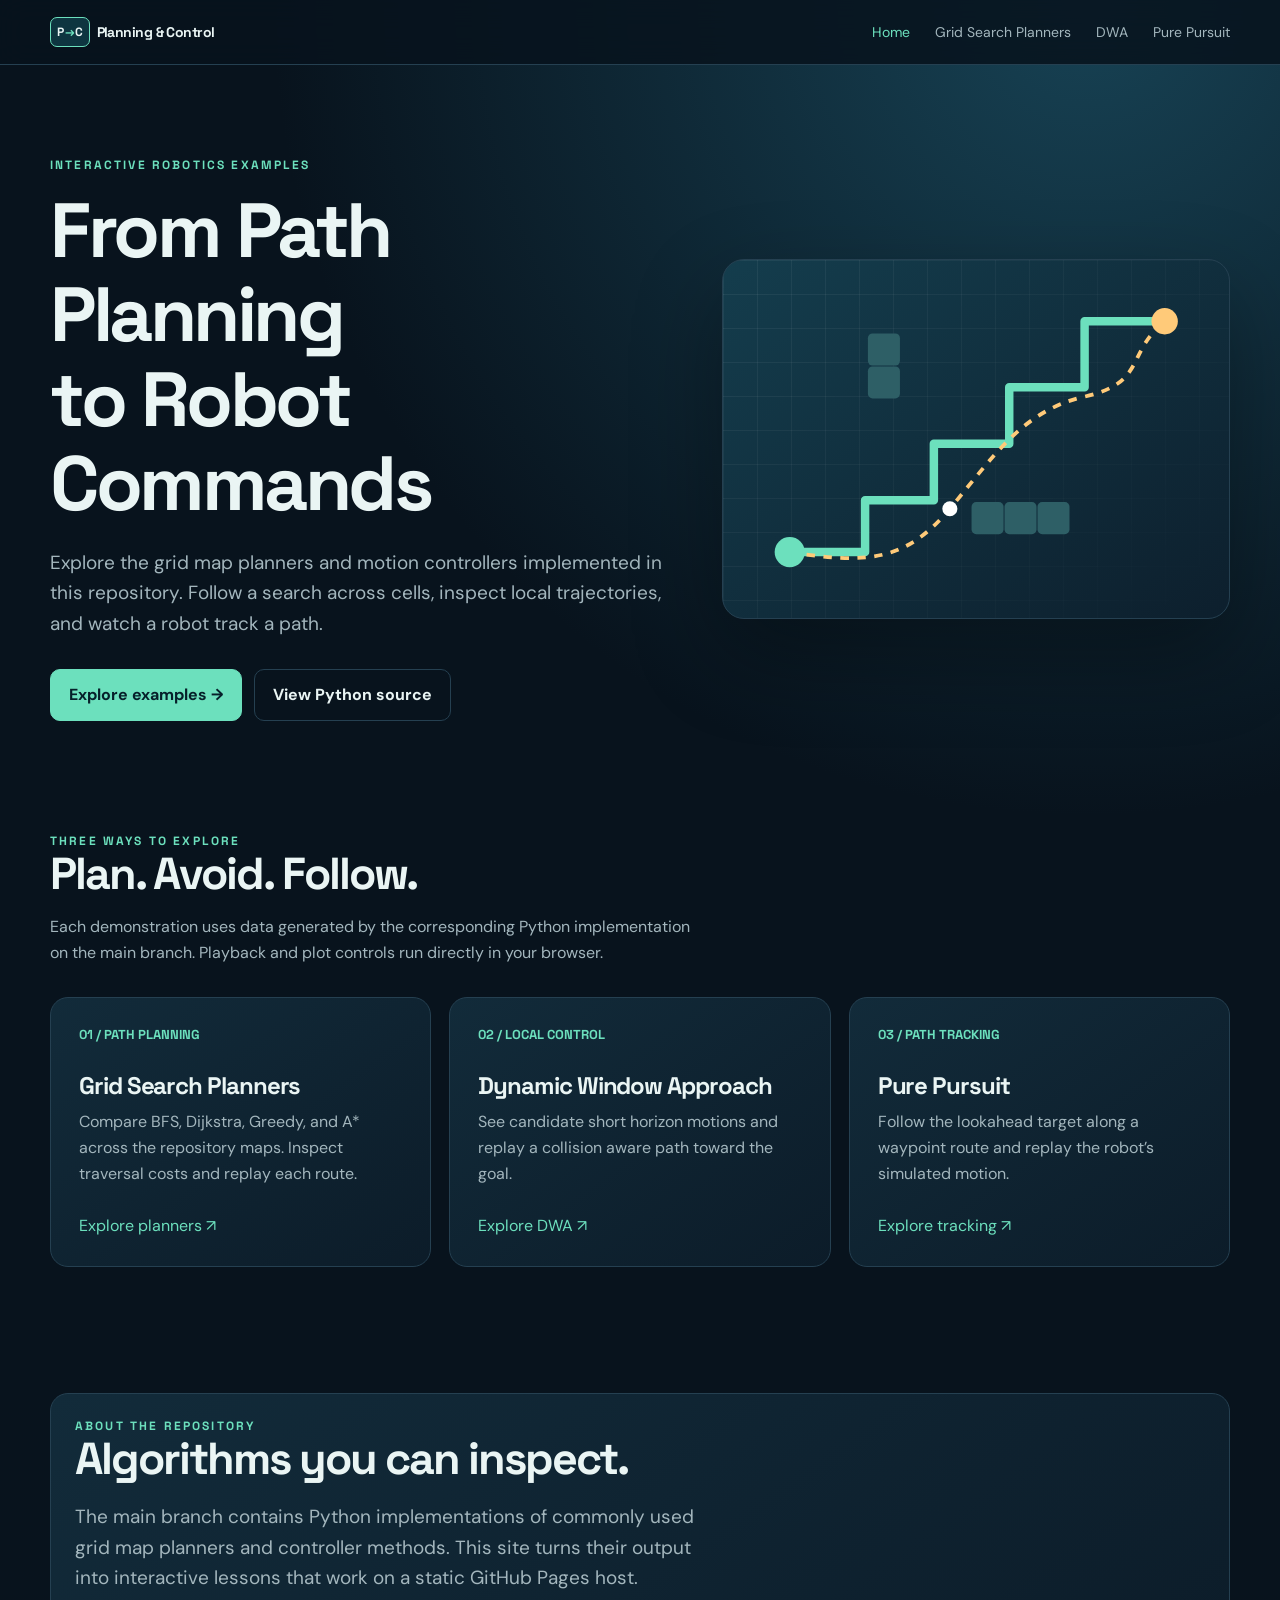
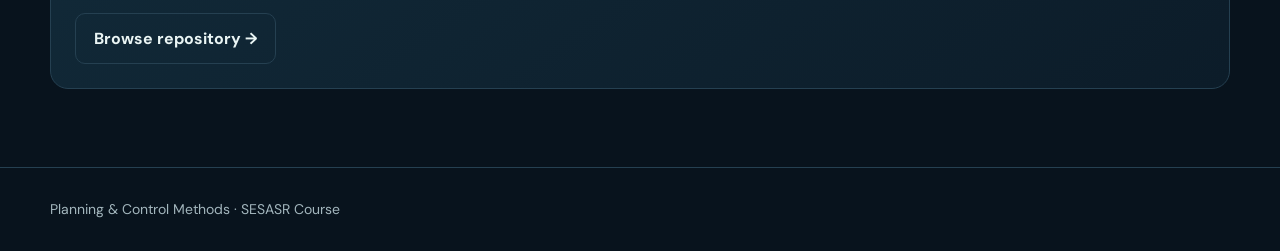
<file: index.html>
<!doctype html><html lang="en"><head><meta charset="utf-8"><meta name="viewport" content="width=device-width,initial-scale=1"><meta name="theme-color" content="#08131d"><title>Planning & Control Methods</title><link rel="stylesheet" href="assets/style.css"></head><body>
<header><div class="wrap topbar"><a class="brand" href="index.html"><span class="brand-mark" aria-hidden="true">P<span class="brand-route">→</span>C</span><span class="brand-text">Planning &amp; Control</span></a><nav aria-label="Main navigation"><a href="index.html" aria-current="page">Home</a><a href="grid-search.html">Grid Search Planners</a><a href="dwa.html">DWA</a><a href="pure-pursuit.html">Pure Pursuit</a></nav></div></header>
<main><section class="wrap hero"><div><div class="eyebrow">Interactive robotics examples</div><h1>From Path Planning<br>to Robot Commands</h1><p class="lead">Explore the grid map planners and motion controllers implemented in this repository. Follow a search across cells, inspect local trajectories, and watch a robot track a path.</p><div class="actions"><a class="button" href="grid-search.html">Explore examples →</a><a class="button secondary" href="https://github.com/SESASR-Course/planning_control_methods/tree/main">View Python source</a></div></div><div class="hero-art" role="img" aria-label="Illustrated grid route and robot trajectory"><svg viewBox="0 0 500 380" fill="none" xmlns="http://www.w3.org/2000/svg"><path d="M52 310H132V255H205V195H285V135H365V65H450" stroke="#6ce0bd" stroke-width="9" stroke-linecap="round" stroke-linejoin="round"/><path d="M52 310C135 323 175 320 222 264S299 160 365 145 408 100 450 65" stroke="#ffca79" stroke-width="4" stroke-dasharray="9 9"/><g fill="#2e5f66"><rect x="135" y="78" width="34" height="34" rx="5"/><rect x="135" y="113" width="34" height="34" rx="5"/><rect x="245" y="257" width="34" height="34" rx="5"/><rect x="280" y="257" width="34" height="34" rx="5"/><rect x="315" y="257" width="34" height="34" rx="5"/></g><circle cx="52" cy="310" r="16" fill="#6ce0bd"/><circle cx="450" cy="65" r="14" fill="#ffca79"/><circle cx="222" cy="264" r="8" fill="#fff"/></svg></div></section>
<section class="wrap section"><div class="eyebrow">Three ways to explore</div><h2>Plan. Avoid. Follow.</h2><p class="section-intro">Each demonstration uses data generated by the corresponding Python implementation on the main branch. Playback and plot controls run directly in your browser.</p><div class="cards"><a class="card" href="grid-search.html"><div class="number">01 / PATH PLANNING</div><h3>Grid Search Planners</h3><p>Compare BFS, Dijkstra, Greedy, and A* across the repository maps. Inspect traversal costs and replay each route.</p><div class="arrow">Explore planners ↗</div></a><a class="card" href="dwa.html"><div class="number">02 / LOCAL CONTROL</div><h3>Dynamic Window Approach</h3><p>See candidate short horizon motions and replay a collision aware path toward the goal.</p><div class="arrow">Explore DWA ↗</div></a><a class="card" href="pure-pursuit.html"><div class="number">03 / PATH TRACKING</div><h3>Pure Pursuit</h3><p>Follow the lookahead target along a waypoint route and replay the robot’s simulated motion.</p><div class="arrow">Explore tracking ↗</div></a></div></section>
<section class="wrap section"><div class="panel"><div class="eyebrow">About the repository</div><h2>Algorithms you can inspect.</h2><p class="lead">The main branch contains Python implementations of commonly used grid map planners and controller methods. This site turns their output into interactive lessons that work on a static GitHub Pages host.</p><a class="button secondary" href="https://github.com/SESASR-Course/planning_control_methods">Browse repository →</a></div></section></main><footer><div class="wrap"><span>Planning & Control Methods · SESASR Course</span></div></footer></body></html>
</file>
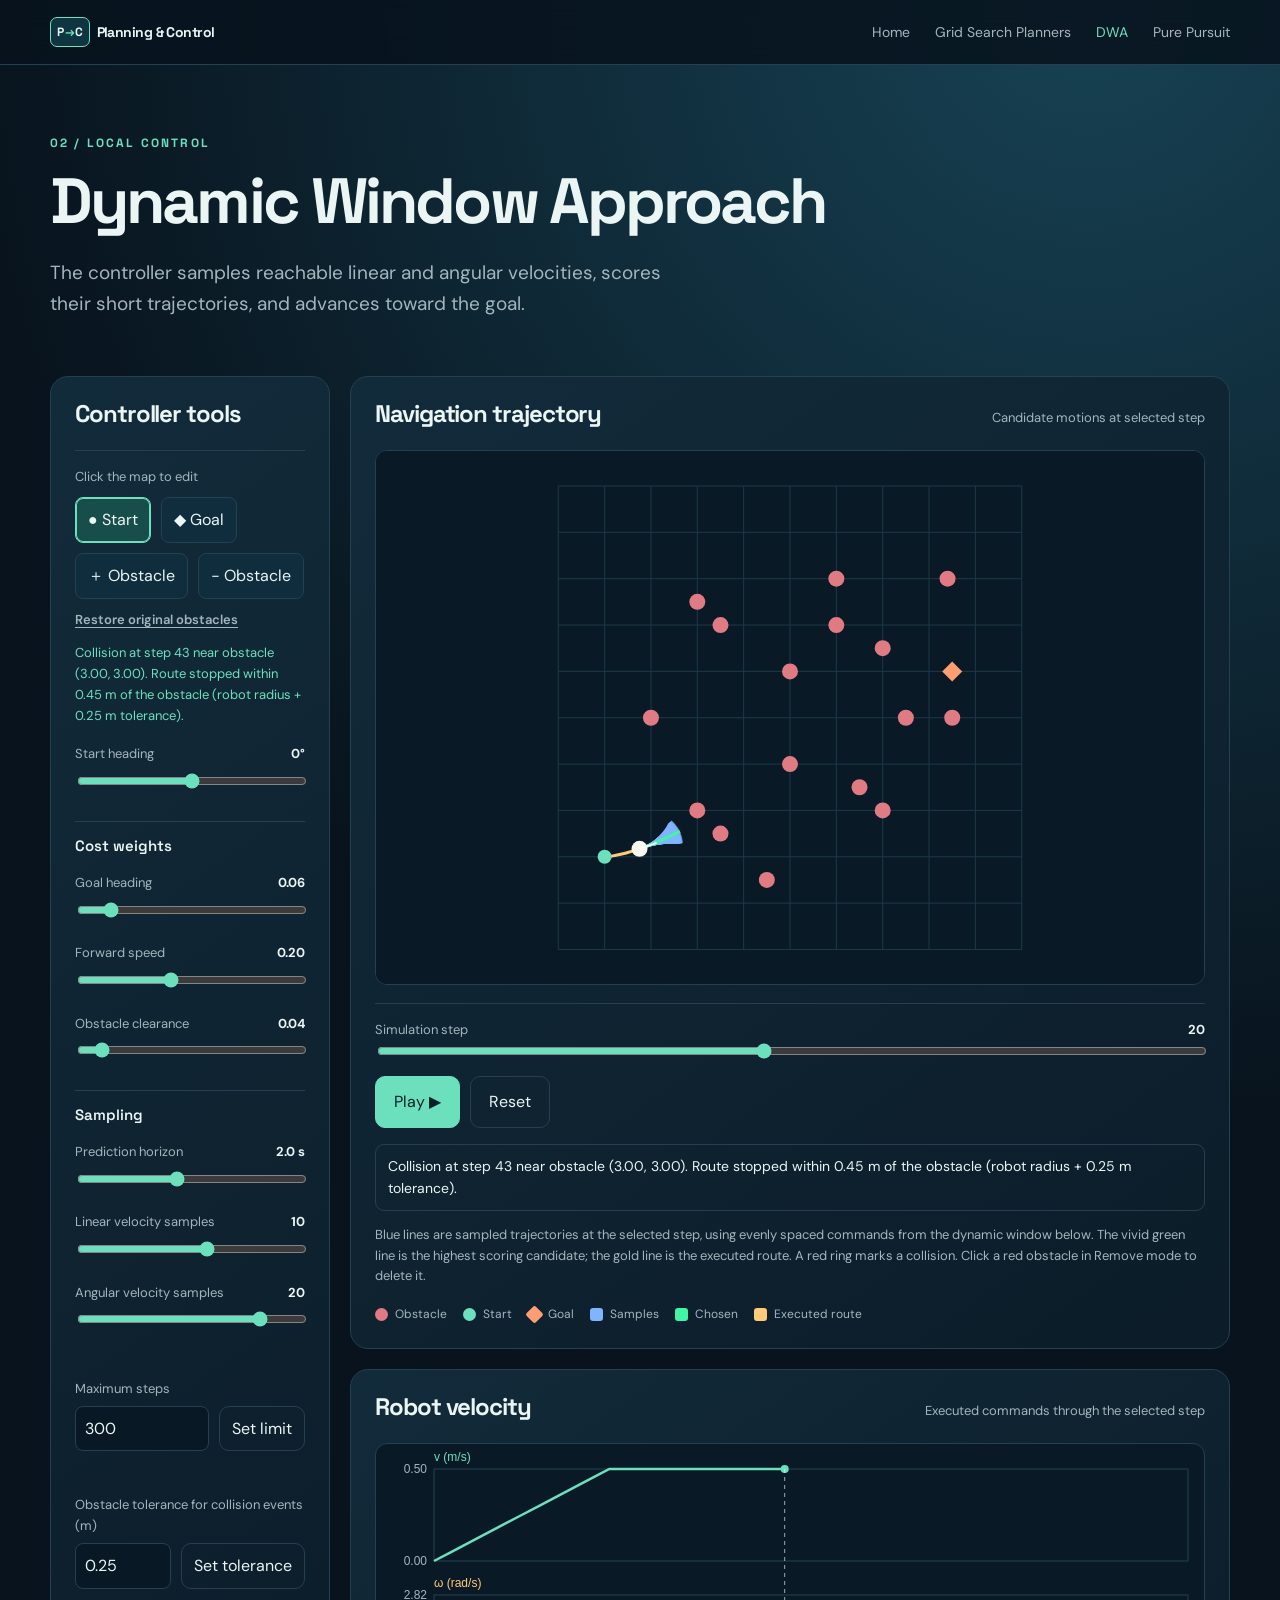
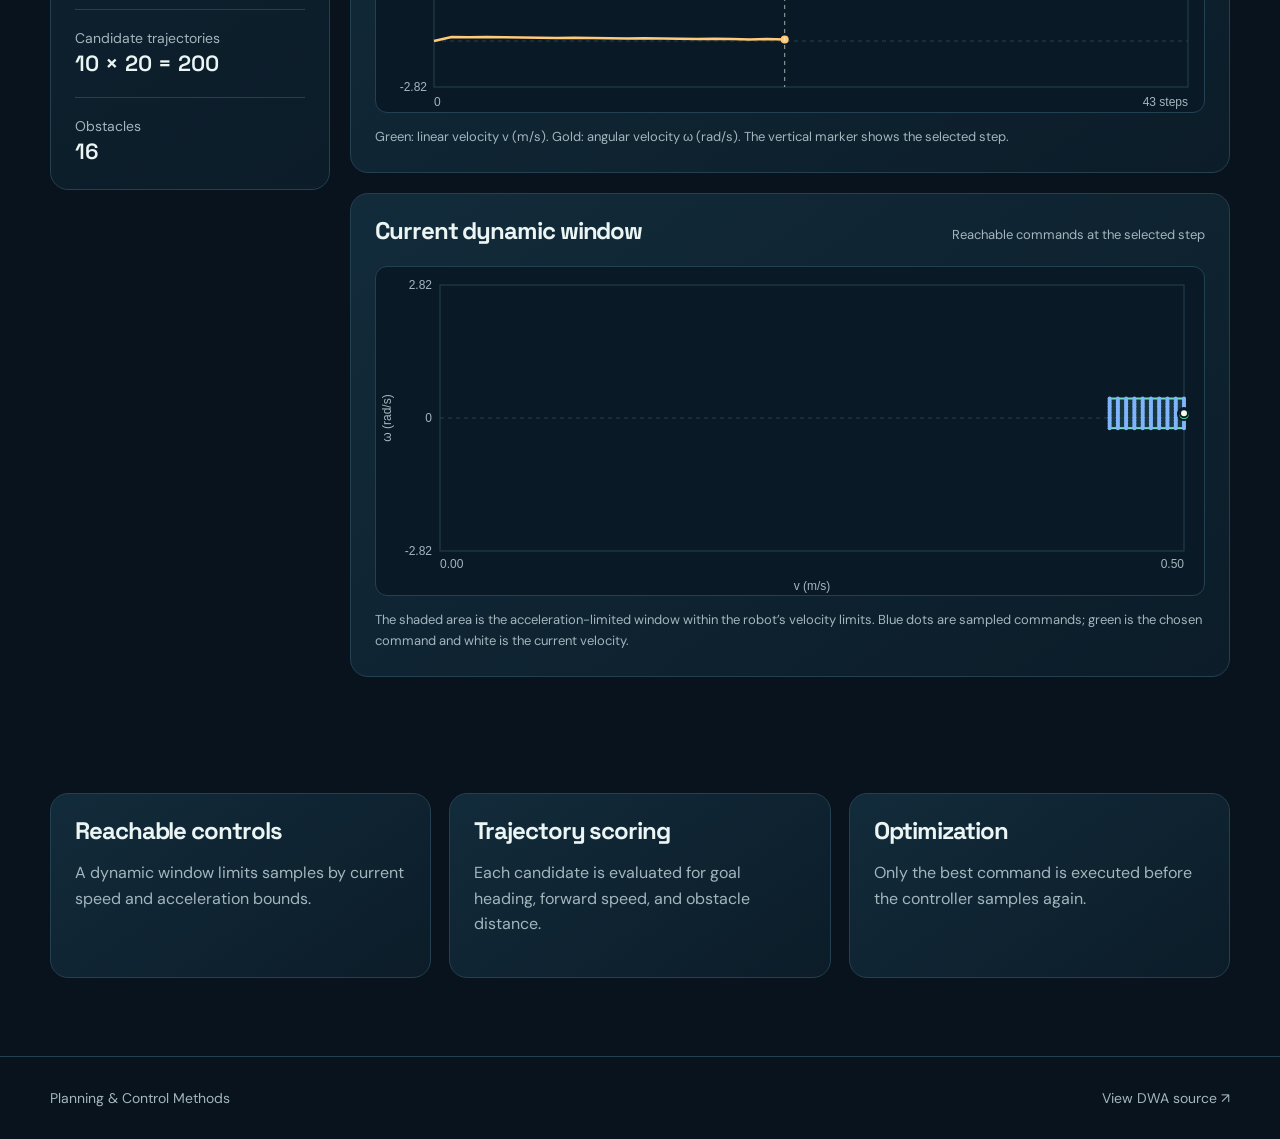
<file: dwa.html>
<!doctype html><html lang="en"><head><meta charset="utf-8"><meta name="viewport" content="width=device-width,initial-scale=1"><title>DWA · Planning & Control Methods</title><link rel="stylesheet" href="assets/style.css"></head><body data-demo="dwa"><header><div class="wrap topbar"><a class="brand" href="index.html"><span class="brand-mark" aria-hidden="true">P<span class="brand-route">→</span>C</span><span class="brand-text">Planning &amp; Control</span></a><nav aria-label="Main navigation"><a href="index.html">Home</a><a href="grid-search.html">Grid Search Planners</a><a href="dwa.html" aria-current="page">DWA</a><a href="pure-pursuit.html">Pure Pursuit</a></nav></div></header><main><section class="wrap subhero"><div class="eyebrow">02 / Local control</div><h1>Dynamic Window Approach</h1><p class="lead">The controller samples reachable linear and angular velocities, scores their short trajectories, and advances toward the goal.</p></section><section class="wrap demo">
<aside class="panel controls"><h3>Controller tools</h3>
<div class="point-picker" role="group" aria-label="Choose map editing mode"><span>Click the map to edit</span><div class="control-row"><button id="set-start" class="pick-button active" type="button" aria-pressed="true">● Start</button><button id="set-goal" class="pick-button" type="button" aria-pressed="false">◆ Goal</button><button id="add-obstacle" class="pick-button obstacle" type="button" aria-pressed="false">＋ Obstacle</button><button id="remove-obstacle" class="pick-button obstacle" type="button" aria-pressed="false">− Obstacle</button></div><button id="restore-obstacles" class="text-button" type="button">Restore original obstacles</button></div>
<p id="dwa-status" class="interaction-status" role="status">Select a point, then click a clear location.</p>
<label for="heading">Start heading <output id="heading-value" for="heading">0°</output></label><input id="heading" type="range" min="-180" max="180" step="5" value="0">
<h4>Cost weights</h4><label for="weight-heading">Goal heading <output id="weight-heading-value" for="weight-heading">0.06</output></label><input id="weight-heading" type="range" min="0" max="0.5" step="0.01" value="0.06">
<label for="weight-velocity">Forward speed <output id="weight-velocity-value" for="weight-velocity">0.20</output></label><input id="weight-velocity" type="range" min="0" max="0.5" step="0.01" value="0.20">
<label for="weight-obstacle">Obstacle clearance <output id="weight-obstacle-value" for="weight-obstacle">0.04</output></label><input id="weight-obstacle" type="range" min="0" max="0.5" step="0.01" value="0.04">
<h4>Sampling</h4><label for="sim-time">Prediction horizon <output id="sim-time-value" for="sim-time">2.0 s</output></label><input id="sim-time" type="range" min="0.5" max="4" step="0.5" value="2">
<label for="v-samples">Linear velocity samples <output id="v-samples-value" for="v-samples">10</output></label><input id="v-samples" type="range" min="2" max="16" step="1" value="10">
<label for="w-samples">Angular velocity samples <output id="w-samples-value" for="w-samples">20</output></label><input id="w-samples" type="range" min="2" max="24" step="1" value="20">
<form id="step-limit-form" class="parameter-form"><label for="max-steps">Maximum steps</label><div class="control-row"><input id="max-steps" type="number" min="1" max="1000" step="1" value="300" required><button class="button secondary" type="submit">Set limit</button></div></form>
<form id="obstacle-tolerance-form" class="parameter-form"><label for="obstacle-tolerance">Obstacle tolerance for collision events (m)</label><div class="control-row"><input id="obstacle-tolerance" type="number" min="0" max="2" step="0.01" value="0.25" required><button class="button secondary" type="submit">Set tolerance</button></div></form>
<div class="metric">Candidate trajectories<strong id="candidate-count">—</strong></div><div class="metric">Obstacles<strong id="obstacle-count">—</strong></div></aside>
<div class="dwa-plots"><div class="panel"><div class="plot-header"><h3>Navigation trajectory</h3><p>Candidate motions at selected step</p></div><div class="canvas-wrap"><canvas id="plot" aria-label="Clickable DWA map with robot path, obstacles, candidates, and chosen trajectory" role="img"></canvas></div>
<div class="playback-controls"><label for="progress">Simulation step <output id="step-value" for="progress">20</output></label><input id="progress" type="range" min="0" value="20"><div class="control-row"><button id="play" class="button" type="button">Play ▶</button><button id="reset" class="button secondary" type="button">Reset</button></div></div>
<p id="dwa-event" class="dwa-event" role="status" aria-live="polite">Calculating route…</p>
<p class="caption">Blue lines are sampled trajectories at the selected step, using evenly spaced commands from the dynamic window below. The vivid green line is the highest scoring candidate; the gold line is the executed route. A red ring marks a collision. Click a red obstacle in Remove mode to delete it.</p>
<div class="plot-legend" aria-label="DWA plot legend"><span><i class="swatch dwa-obstacle"></i>Obstacle</span><span><i class="swatch start"></i>Start</span><span><i class="swatch goal"></i>Goal</span><span><i class="swatch candidate"></i>Samples</span><span><i class="swatch chosen"></i>Chosen</span><span><i class="swatch route"></i>Executed route</span></div></div>
<div class="panel"><div class="plot-header"><h3>Robot velocity</h3><p>Executed commands through the selected step</p></div><div class="dwa-chart-wrap"><canvas id="velocity-plot" role="img" aria-label="History of linear velocity in meters per second and angular velocity in radians per second"></canvas></div><p class="caption">Green: linear velocity v (m/s). Gold: angular velocity ω (rad/s). The vertical marker shows the selected step.</p></div>
<div class="panel"><div class="plot-header"><h3>Current dynamic window</h3><p>Reachable commands at the selected step</p></div><div class="dwa-chart-wrap dwa-window-wrap"><canvas id="window-plot" role="img" aria-label="Linear versus angular velocity: reachable dynamic window, sampled commands, current velocity, and chosen command"></canvas></div><p class="caption">The shaded area is the acceleration-limited window within the robot’s velocity limits. Blue dots are sampled commands; green is the chosen command and white is the current velocity.</p></div></div></section><section class="wrap section"><div class="info-grid"><div class="panel"><h3>Reachable controls</h3><p>A dynamic window limits samples by current speed and acceleration bounds.</p></div><div class="panel"><h3>Trajectory scoring</h3><p>Each candidate is evaluated for goal heading, forward speed, and obstacle distance.</p></div><div class="panel"><h3>Optimization</h3><p>Only the best command is executed before the controller samples again.</p></div></div></section></main><footer><div class="wrap"><span>Planning & Control Methods</span><a href="https://github.com/SESASR-Course/planning_control_methods/tree/main/Controllers/DWA">View DWA source ↗</a></div></footer><script src="assets/dwa-model.js" defer></script><script src="assets/demo.js" defer></script></body></html>
</file>
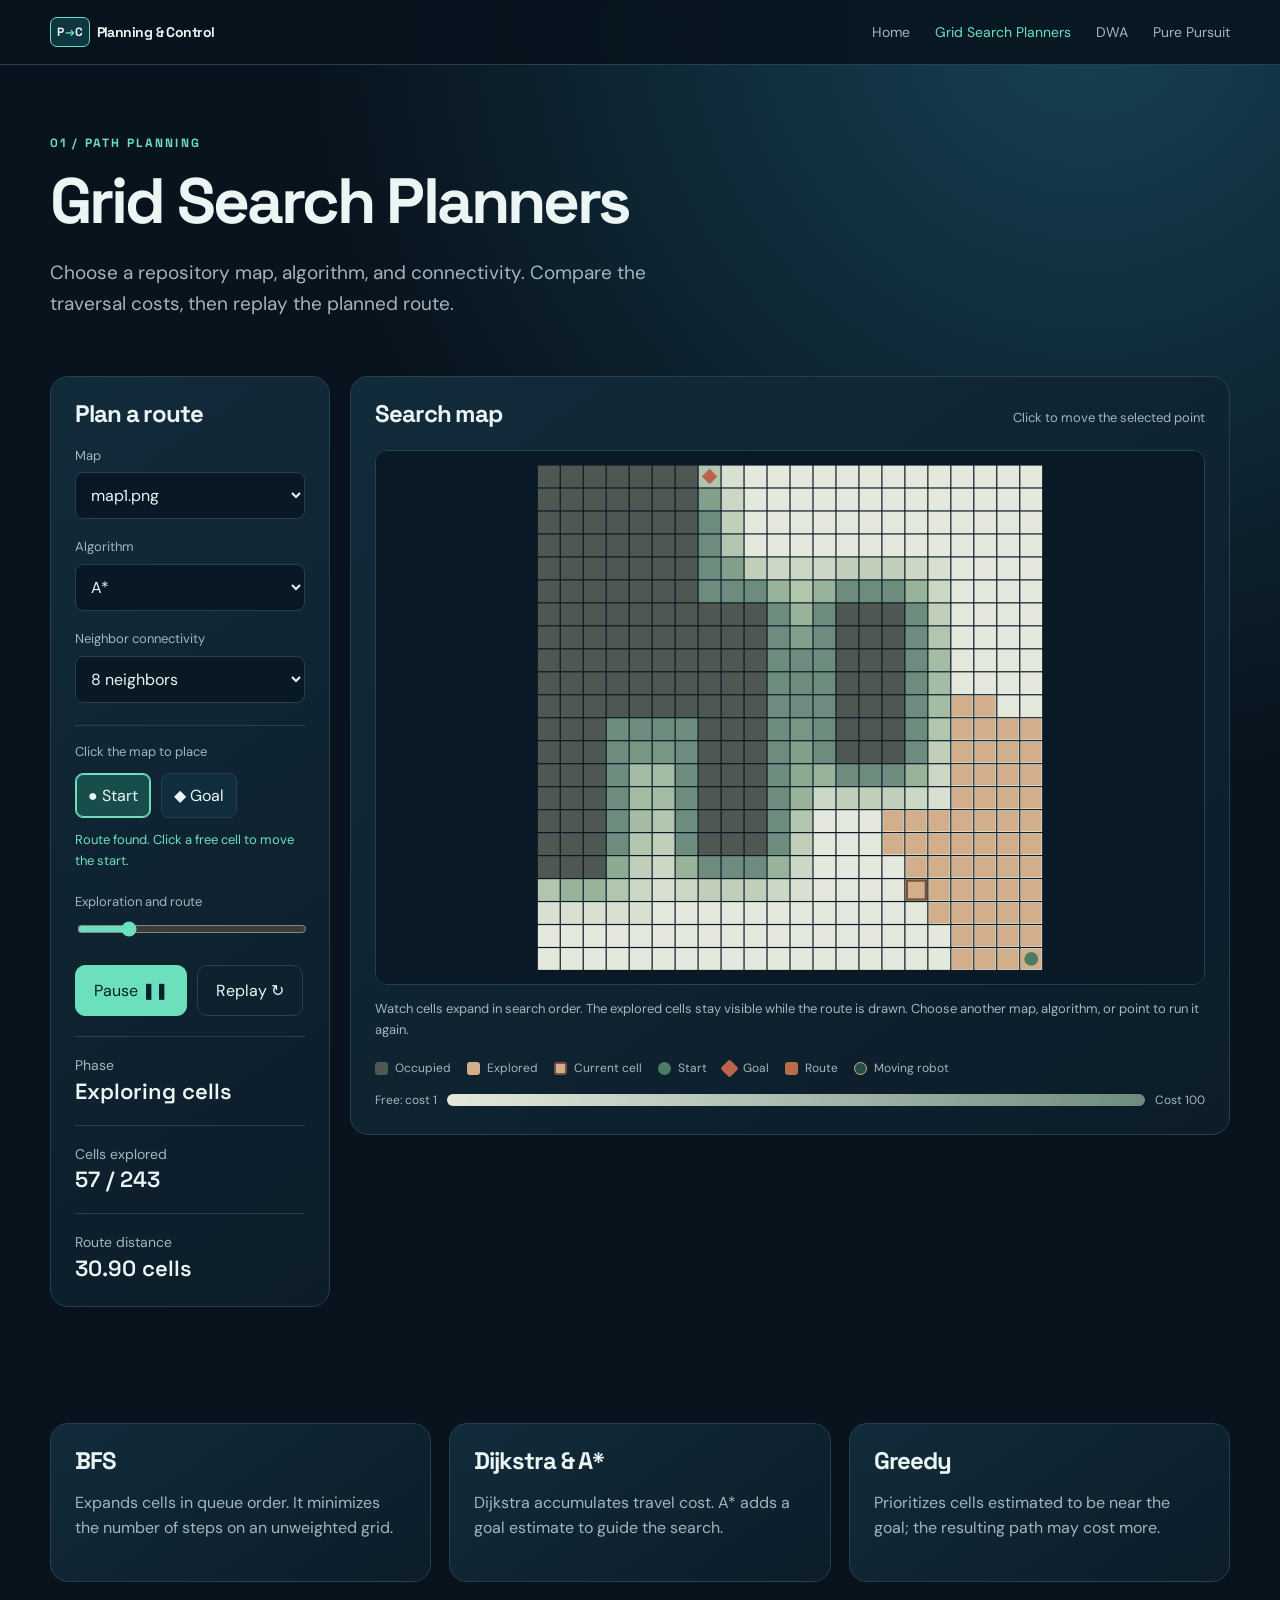
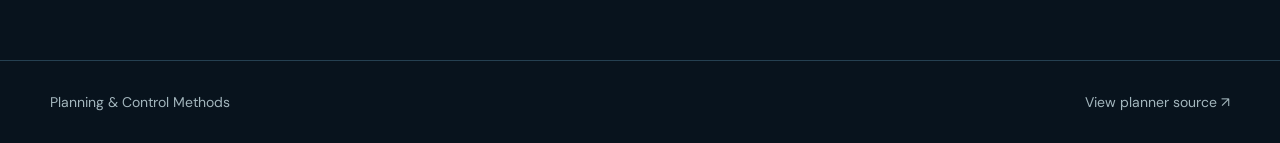
<file: grid-search.html>
<!doctype html><html lang="en"><head><meta charset="utf-8"><meta name="viewport" content="width=device-width,initial-scale=1"><title>Grid Search Planners · Planning & Control Methods</title><link rel="stylesheet" href="assets/style.css"></head><body data-demo="grid"><header><div class="wrap topbar"><a class="brand" href="index.html"><span class="brand-mark" aria-hidden="true">P<span class="brand-route">→</span>C</span><span class="brand-text">Planning &amp; Control</span></a><nav aria-label="Main navigation"><a href="index.html">Home</a><a href="grid-search.html" aria-current="page">Grid Search Planners</a><a href="dwa.html">DWA</a><a href="pure-pursuit.html">Pure Pursuit</a></nav></div></header><main><section class="wrap subhero"><div class="eyebrow">01 / Path planning</div><h1>Grid Search Planners</h1><p class="lead">Choose a repository map, algorithm, and connectivity. Compare the traversal costs, then replay the planned route.</p></section><section class="wrap demo">
<aside class="panel controls"><h3>Plan a route</h3>
<label for="map">Map</label><select id="map"></select>
<label for="algorithm">Algorithm</label><select id="algorithm"><option value="bfs">Breadth First Search</option><option value="dijkstra">Dijkstra</option><option value="greedy">Greedy Best First</option><option value="astar" selected>A*</option></select>
<label for="connectivity">Neighbor connectivity</label><select id="connectivity"><option value="4">4 neighbors</option><option value="8" selected>8 neighbors</option></select>
<div class="point-picker" role="group" aria-label="Choose point to place"><span>Click the map to place</span><div class="control-row"><button id="set-start" class="pick-button active" type="button" aria-pressed="true">● Start</button><button id="set-goal" class="pick-button" type="button" aria-pressed="false">◆ Goal</button></div></div>
<p id="grid-status" class="interaction-status" role="status">Select a point, then click a free cell.</p>
<label for="progress">Exploration and route</label><input id="progress" type="range" min="0" value="0"><div class="control-row"><button id="play" class="button" type="button">Play ▶</button><button id="reset" class="button secondary" type="button">Replay ↻</button></div>
<div class="metric">Phase<strong id="grid-phase">—</strong></div><div class="metric">Cells explored<strong id="explored">—</strong></div><div class="metric">Route distance<strong id="path-length">—</strong></div></aside>
<div class="panel"><div class="plot-header"><h3>Search map</h3><p>Click to move the selected point</p></div><div class="canvas-wrap"><canvas id="plot" aria-label="Clickable grid map with start, goal, costs, and planned route" role="img"></canvas></div>
<p class="caption">Watch cells expand in search order. The explored cells stay visible while the route is drawn. Choose another map, algorithm, or point to run it again.</p>
<div class="plot-legend" aria-label="Map legend"><span><i class="swatch occupied"></i>Occupied</span><span><i class="swatch explored"></i>Explored</span><span><i class="swatch current"></i>Current cell</span><span><i class="swatch start"></i>Start</span><span><i class="swatch goal"></i>Goal</span><span><i class="swatch route"></i>Route</span><span><i class="swatch robot"></i>Moving robot</span></div>
<div class="cost-legend" aria-label="Free-cell traversal cost scale"><span>Free: cost 1</span><span class="cost-gradient"></span><span>Cost 100</span></div></div></section><section class="wrap section"><div class="info-grid"><div class="panel"><h3>BFS</h3><p>Expands cells in queue order. It minimizes the number of steps on an unweighted grid.</p></div><div class="panel"><h3>Dijkstra & A*</h3><p>Dijkstra accumulates travel cost. A* adds a goal estimate to guide the search.</p></div><div class="panel"><h3>Greedy</h3><p>Prioritizes cells estimated to be near the goal; the resulting path may cost more.</p></div></div></section></main><footer><div class="wrap"><span>Planning & Control Methods</span><a href="https://github.com/SESASR-Course/planning_control_methods/tree/main/Path_Planners">View planner source ↗</a></div></footer><script src="assets/planner-model.js" defer></script><script src="assets/demo.js" defer></script></body></html>
</file>
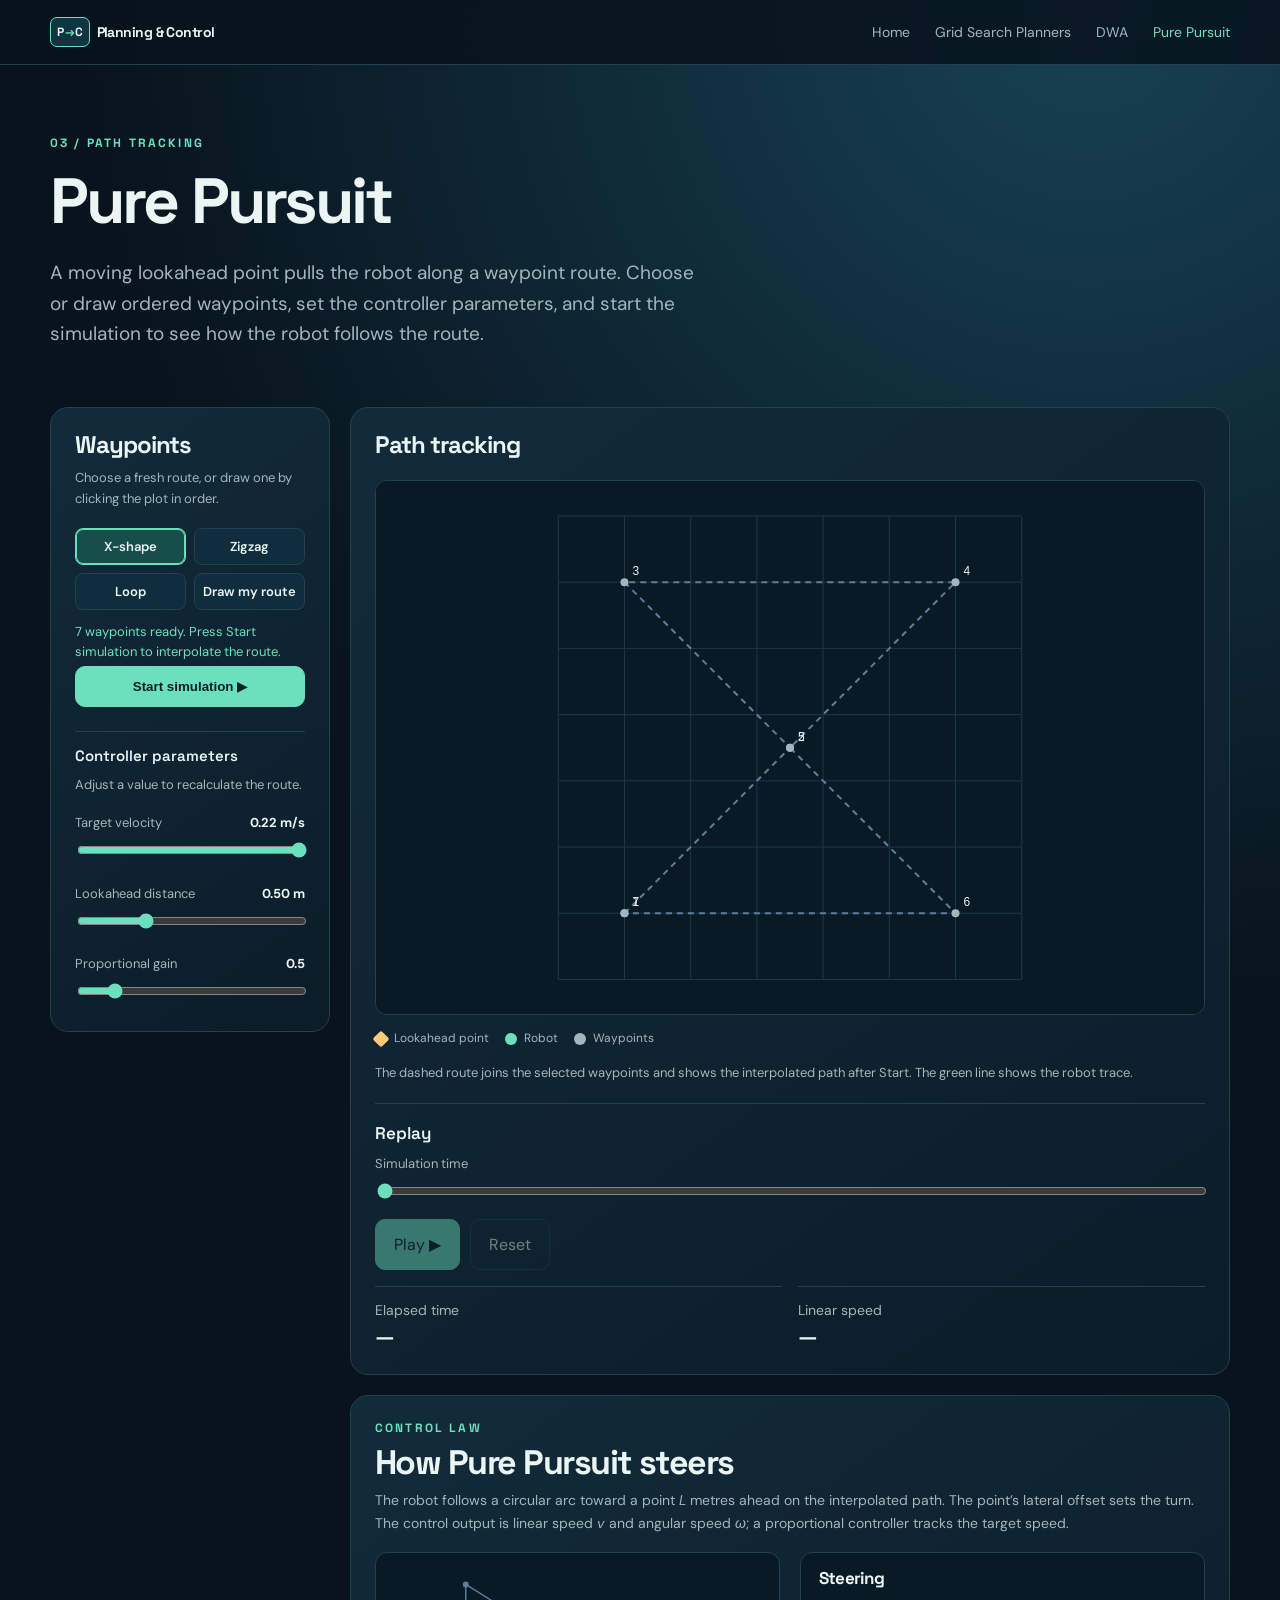
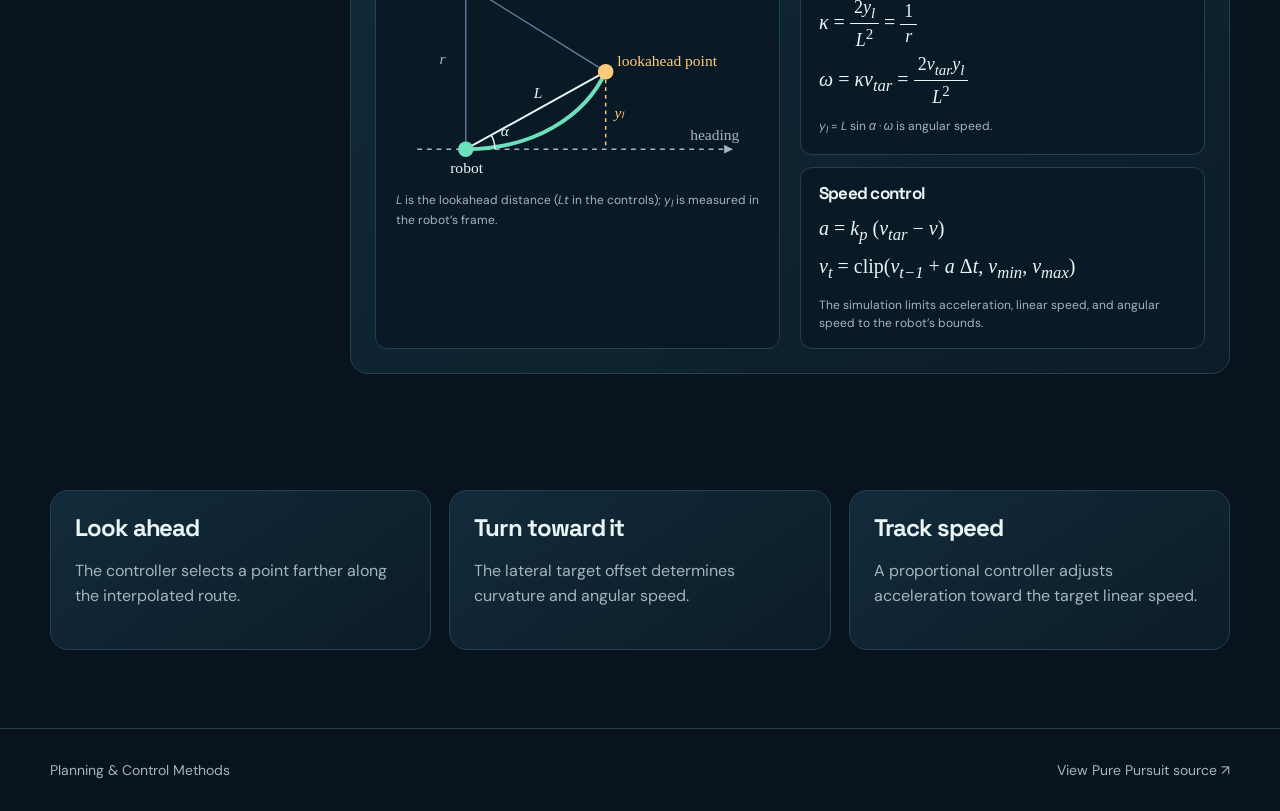
<file: pure-pursuit.html>
<!doctype html><html lang="en"><head><meta charset="utf-8"><meta name="viewport" content="width=device-width,initial-scale=1"><title>Pure Pursuit · Planning & Control Methods</title><link rel="stylesheet" href="assets/style.css"></head><body data-demo="pure-pursuit"><header><div class="wrap topbar"><a class="brand" href="index.html"><span class="brand-mark" aria-hidden="true">P<span class="brand-route">→</span>C</span><span class="brand-text">Planning &amp; Control</span></a><nav aria-label="Main navigation"><a href="index.html">Home</a><a href="grid-search.html">Grid Search Planners</a><a href="dwa.html">DWA</a><a href="pure-pursuit.html" aria-current="page">Pure Pursuit</a></nav></div></header><main><section class="wrap subhero"><div class="eyebrow">03 / Path tracking</div><h1>Pure Pursuit</h1><p class="lead">A moving lookahead point pulls the robot along a waypoint route. Choose or draw ordered waypoints, set the controller parameters, and start the simulation to see how the robot follows the route.</p></section><section class="wrap demo"><div class="panel controls"><h3>Waypoints</h3><p class="control-hint">Choose a fresh route, or draw one by clicking the plot in order.</p><div class="route-choices" role="group" aria-label="Waypoint configurations"><button id="route-example" class="pick-button" type="button">X-shape</button><button id="route-zigzag" class="pick-button" type="button">Zigzag</button><button id="route-loop" class="pick-button" type="button">Loop</button><button id="route-custom" class="pick-button" type="button">Draw my route</button></div><p id="route-status" class="interaction-status" role="status"></p><button id="start-route" class="button" type="button">Start simulation ▶</button><h4>Controller parameters</h4><p class="control-hint">Adjust a value to recalculate the route.</p><label for="target-vel">Target velocity <output id="target-vel-value" for="target-vel"></output></label><input id="target-vel" type="range" min="0.02" max="0.22" step="0.01" value="0.22"><label for="lookahead">Lookahead distance <output id="lookahead-value" for="lookahead"></output></label><input id="lookahead" type="range" min="0.10" max="1.50" step="0.05" value="0.50"><label for="kp">Proportional gain <output id="kp-value" for="kp"></output></label><input id="kp" type="range" min="0.1" max="3.0" step="0.1" value="0.5"></div><div class="pursuit-main"><div class="panel"><div class="plot-header"><h3>Path tracking</h3></div><div class="canvas-wrap"><canvas id="plot" aria-label="Pure Pursuit route, robot, and lookahead point; click to add ordered waypoints in Draw my route mode" role="img"></canvas></div><div class="plot-legend pursuit-legend" aria-label="Trajectory plot legend"><span><i class="swatch pursuit-lookahead" aria-hidden="true"></i>Lookahead point</span><span><i class="swatch pursuit-robot" aria-hidden="true"></i>Robot</span><span><i class="swatch pursuit-waypoint" aria-hidden="true"></i>Waypoints</span></div><p class="caption">The dashed route joins the selected waypoints and shows the interpolated path after Start. The green line shows the robot trace.</p><section class="pursuit-replay" aria-labelledby="replay-title"><h4 id="replay-title">Replay</h4><label for="progress">Simulation time</label><input id="progress" type="range" min="0" value="0"><div class="replay-actions"><button id="play" class="button" type="button">Play ▶</button><button id="reset" class="button secondary" type="button">Reset</button></div><div class="replay-metrics"><div class="metric">Elapsed time<strong id="time">—</strong></div><div class="metric">Linear speed<strong id="speed">—</strong></div></div></section></div><section class="pursuit-theory" aria-labelledby="pursuit-theory-title">
  <div class="panel">
    <div class="theory-heading">
      <div><div class="eyebrow">Control law</div><h2 id="pursuit-theory-title">How Pure Pursuit steers</h2></div>
      <p>The robot follows a circular arc toward a point <var>L</var> metres ahead on the interpolated path. The point’s lateral offset sets the turn. The control output is linear speed <var>v</var> and angular speed <var>ω</var>; a proportional controller tracks the target speed.</p>
    </div>
    <div class="theory-grid">
      <figure class="pursuit-diagram"><img src="assets/pure-pursuit-schematic.svg" alt="Robot heading right toward an orange lookahead point along a green circular arc. L is the lookahead chord, yₗ the lateral offset, r the turning radius, and α the angle to the point."><figcaption><var>L</var> is the lookahead distance (<var>Lt</var> in the controls); <var>y<sub>l</sub></var> is measured in the robot’s frame.</figcaption></figure>
      <div class="theory-formulas">
        <div class="formula-block"><h3>Steering</h3><p class="equation"><var>κ</var> = <span class="fraction"><span>2<var>y<sub>l</sub></var></span><span><var>L</var><sup>2</sup></span></span> = <span class="fraction"><span>1</span><span><var>r</var></span></span></p><p class="equation"><var>ω</var> = <var>κv<sub>tar</sub></var> = <span class="fraction"><span>2<var>v<sub>tar</sub>y<sub>l</sub></var></span><span><var>L</var><sup>2</sup></span></span></p><p class="formula-note"><var>y<sub>l</sub></var> = <var>L</var> sin <var>α</var> · <var>ω</var> is angular speed.</p></div>
        <div class="formula-block"><h3>Speed control</h3><p class="equation"><var>a</var> = <var>k<sub>p</sub></var> (<var>v<sub>tar</sub></var> − <var>v</var>)</p><p class="equation"><var>v<sub>t</sub></var> = clip(<var>v<sub>t−1</sub></var> + <var>a</var> Δ<var>t</var>, <var>v<sub>min</sub></var>, <var>v<sub>max</sub></var>)</p><p class="formula-note">The simulation limits acceleration, linear speed, and angular speed to the robot’s bounds.</p></div>
      </div>
    </div>
  </div>
</section></div></section><section class="wrap section"><div class="info-grid"><div class="panel"><h3>Look ahead</h3><p>The controller selects a point farther along the interpolated route.</p></div><div class="panel"><h3>Turn toward it</h3><p>The lateral target offset determines curvature and angular speed.</p></div><div class="panel"><h3>Track speed</h3><p>A proportional controller adjusts acceleration toward the target linear speed.</p></div></div></section>

</main><footer><div class="wrap"><span>Planning & Control Methods</span><a href="https://github.com/SESASR-Course/planning_control_methods/tree/main/Controllers/PurePursuit">View Pure Pursuit source ↗</a></div></footer><script src="assets/pure-pursuit-model.js" defer></script><script src="assets/demo.js" defer></script></body></html>
</file>
<file: assets/style.css>
@import url('https://fonts.googleapis.com/css2?family=DM+Sans:wght@400;500;600;700&family=Space+Grotesk:wght@400;500;600;700&display=swap');
:root{color-scheme:dark;--bg:#08131d;--panel:#102230;--line:#254051;--text:#eaf5f4;--muted:#a3b6bd;--mint:#6ce0bd;--gold:#ffca79;--blue:#80b4ff}*{box-sizing:border-box}html{scroll-behavior:smooth}body{margin:0;background:radial-gradient(circle at 85% 0,#174254 0,transparent 38%),var(--bg);color:var(--text);font:16px/1.6 'DM Sans',sans-serif}a{color:inherit;text-decoration:none}a:hover{color:var(--mint)}.wrap{width:min(1180px,calc(100% - 40px));margin:auto}header{border-bottom:1px solid var(--line);background:#08131ddd;position:sticky;top:0;z-index:5;backdrop-filter:blur(14px)}.topbar{min-height:64px;display:flex;align-items:center;justify-content:space-between;gap:24px}.brand{font:700 18px 'Space Grotesk',sans-serif;letter-spacing:-.04em}.brand span{color:var(--mint)}nav{display:flex;gap:25px;flex-wrap:wrap}nav a{font-size:14px;color:var(--muted)}nav a[aria-current=page]{color:var(--mint)}.hero{padding:92px 0 64px;display:grid;grid-template-columns:1.1fr .9fr;align-items:center;gap:50px}.eyebrow{color:var(--mint);font:700 12px 'Space Grotesk',sans-serif;letter-spacing:.18em;text-transform:uppercase}h1,h2,h3{font-family:'Space Grotesk',sans-serif;line-height:1.1;letter-spacing:-.045em}h1{font-size:clamp(44px,6vw,82px);margin:15px 0 22px}h2{font-size:clamp(30px,3.5vw,46px);margin:0 0 16px}h3{font-size:24px;margin:0 0 10px}.lead{font-size:19px;color:var(--muted);max-width:650px}.actions{display:flex;gap:12px;flex-wrap:wrap;margin-top:30px}.button{display:inline-block;background:var(--mint);color:#06202a;border:1px solid var(--mint);border-radius:10px;padding:12px 18px;font-weight:700}.button:hover{color:#06202a;background:#a2f2d8}.button.secondary{background:transparent;color:var(--text);border-color:var(--line)}.button.secondary:hover{color:var(--mint);border-color:var(--mint)}.hero-art{min-height:360px;border:1px solid var(--line);border-radius:22px;background:linear-gradient(145deg,#143d4d,#0d1f2d);position:relative;overflow:hidden;box-shadow:0 35px 90px #0005}.hero-art:before{content:'';position:absolute;inset:0;background-image:linear-gradient(#ffffff10 1px,transparent 1px),linear-gradient(90deg,#ffffff10 1px,transparent 1px);background-size:34px 34px;mask-image:linear-gradient(130deg,#000,transparent)}.hero-art svg{width:100%;height:100%;position:absolute;inset:0}.section{padding:48px 0 78px}.section-intro{max-width:650px;color:var(--muted);margin:0 0 32px}.cards{display:grid;grid-template-columns:repeat(3,1fr);gap:18px}.card,.panel{background:linear-gradient(145deg,#122b3a,#0c1c29);border:1px solid var(--line);border-radius:18px}.card{padding:28px;min-height:270px;display:flex;flex-direction:column}.card:hover{border-color:var(--mint);transform:translateY(-3px);transition:.2s}.card .number{font:700 13px 'Space Grotesk',sans-serif;color:var(--mint);margin-bottom:30px}.card p{color:var(--muted);margin:0}.card .arrow{margin-top:auto;padding-top:20px;color:var(--mint)}.subhero{padding:70px 0 38px}.subhero h1{font-size:clamp(40px,5vw,64px)}.demo{display:grid;grid-template-columns:280px 1fr;gap:20px;align-items:start;padding-bottom:68px}.panel{padding:24px}.controls label{display:block;color:var(--muted);font-size:13px;margin:18px 0 6px}.controls select,.controls input[type=range]{width:100%}.controls select{background:#081925;color:var(--text);border:1px solid var(--line);padding:11px;border-radius:8px;font:inherit}.controls input{accent-color:var(--mint)}.control-row{display:flex;gap:10px;align-items:center;margin-top:20px}.control-row button{cursor:pointer;font:inherit}.metric{border-top:1px solid var(--line);padding-top:17px;margin-top:20px;color:var(--muted);font-size:14px}.metric strong{display:block;color:var(--text);font:600 22px 'Space Grotesk',sans-serif}.plot-header{display:flex;justify-content:space-between;gap:12px;align-items:baseline;margin-bottom:12px}.plot-header p{color:var(--muted);font-size:13px;margin:0}.canvas-wrap{width:100%;aspect-ratio:1.55;background:#091a26;border:1px solid #244154;border-radius:12px;overflow:hidden}canvas{display:block;width:100%;height:100%}.caption{color:var(--muted);font-size:13px;margin:14px 0 0}.info-grid{display:grid;grid-template-columns:repeat(3,1fr);gap:18px}.info-grid .panel p{color:var(--muted)}footer{border-top:1px solid var(--line);padding:30px 0;color:var(--muted);font-size:14px}footer .wrap{display:flex;justify-content:space-between;gap:20px;flex-wrap:wrap}@media(max-width:850px){.hero,.demo{grid-template-columns:1fr}.hero{padding-top:55px}.hero-art{min-height:280px}.cards,.info-grid{grid-template-columns:1fr}.topbar{align-items:flex-start;padding:16px 0;flex-direction:column;gap:10px}nav{gap:14px}}

.brand{display:inline-flex;align-items:center;gap:7px;white-space:nowrap}.brand-mark{display:inline-flex;align-items:center;justify-content:center;flex:none;min-width:38px;height:30px;padding:0 6px;border:1px solid var(--mint);border-radius:7px;background:#0e3540;color:var(--text);font-size:12px;letter-spacing:-.04em}.brand-route{color:var(--mint);margin:0 1px}.brand-text{font-size:14px;letter-spacing:-.04em}.brand-text span{color:var(--mint)}.cost-legend{display:flex;align-items:center;gap:10px;flex-wrap:wrap;margin-top:18px;font-size:12px;color:var(--muted)}.cost-gradient{display:block;flex:1 1 100px;min-width:100px;height:12px;border-radius:6px;background:linear-gradient(90deg,hsl(203 75% 92%),hsl(203 75% 40%))}.controls button.secondary{cursor:pointer}
.brand .brand-mark,.brand .brand-text{color:var(--text)}.brand .brand-route{color:var(--mint)}
.point-picker .control-row{flex-wrap:wrap}.pick-button.obstacle.active{border-color:#e17b83;box-shadow:0 0 0 1px #e17b83 inset;background:#4d2b3a}.text-button{margin-top:12px;border:0;background:none;color:var(--muted);font:600 13px 'DM Sans',sans-serif;padding:0;cursor:pointer;text-decoration:underline;text-underline-offset:3px}.text-button:hover{color:var(--mint)}
body[data-demo="grid"] .swatch.occupied{background:#4e5751}body[data-demo="grid"] .swatch.explored{background:#d3ae8a}body[data-demo="grid"] .swatch.current{background:#d3ae8a;border:2px solid #7b4f3e}body[data-demo="grid"] .swatch.start{background:#4d7c66}body[data-demo="grid"] .swatch.goal{background:#bc634d}body[data-demo="grid"] .swatch.route{background:#b76e48}body[data-demo="grid"] .swatch.robot{background:#264d48;border-color:#d3ae8a}body[data-demo="grid"] .cost-gradient{background:linear-gradient(90deg,hsl(80 20% 89%),hsl(152 12% 49%))}
body[data-demo="grid"] #plot,body[data-demo="dwa"] #plot{cursor:crosshair}.point-picker{border-top:1px solid var(--line);margin-top:22px;padding-top:16px}.point-picker>span{display:block;color:var(--muted);font-size:13px}.point-picker .control-row{margin-top:10px}.pick-button{background:#102d3d;color:var(--text);border:1px solid var(--line);border-radius:8px;padding:9px 12px;cursor:pointer;font:600 13px 'DM Sans',sans-serif}.pick-button.active{border-color:var(--mint);box-shadow:0 0 0 1px var(--mint) inset;background:#174d4b}.interaction-status{min-height:44px;margin:12px 0 0;color:var(--mint);font-size:13px}.controls h4{font:600 15px 'Space Grotesk',sans-serif;margin:24px 0 10px;padding-top:14px;border-top:1px solid var(--line)}.controls label output{float:right;color:var(--text);font-weight:700}.controls input[type=range]{cursor:pointer}.controls button:disabled{opacity:.45;cursor:not-allowed}.plot-legend{display:flex;align-items:center;flex-wrap:wrap;gap:8px 16px;margin-top:18px;color:var(--muted);font-size:12px}.plot-legend>span{display:inline-flex;align-items:center;gap:7px}.swatch{display:inline-block;width:13px;height:13px;border-radius:3px;background:#fff}.swatch.occupied{background:#934a83}.swatch.start{background:#6ce0bd;border-radius:50%}.swatch.goal{background:#ff9e72;transform:rotate(45deg);border-radius:2px}.swatch.route{background:#ffca79}.swatch.robot{background:#103e49;border:1px solid #6ce0bd;border-radius:50%}.swatch.dwa-obstacle{background:#e17b83;border-radius:50%}.swatch.candidate{background:#80b4ff}.swatch.chosen{background:#42f5a4}.cost-legend{margin-top:13px}
body[data-demo="dwa"] .dwa-plots{display:grid;gap:20px;min-width:0}body[data-demo="dwa"] .playback-controls{margin-top:18px;padding-top:16px;border-top:1px solid var(--line)}body[data-demo="dwa"] .playback-controls label{display:flex;justify-content:space-between;color:var(--muted);font-size:13px}body[data-demo="dwa"] .playback-controls output{color:var(--text);font-weight:700}body[data-demo="dwa"] .playback-controls input{width:100%;accent-color:var(--mint);cursor:pointer}body[data-demo="dwa"] .playback-controls .control-row{margin-top:10px}body[data-demo="dwa"] button:disabled{opacity:.45;cursor:not-allowed}body[data-demo="dwa"] .dwa-chart-wrap{width:100%;height:270px;background:#091a26;border:1px solid #244154;border-radius:12px;overflow:hidden}body[data-demo="dwa"] .dwa-window-wrap{height:330px}
body[data-demo="dwa"] .parameter-form{margin-top:22px;padding-top:4px}body[data-demo="dwa"] .parameter-form .control-row{margin-top:6px}body[data-demo="dwa"] .parameter-form input{min-width:0;width:90px;flex:1;background:#081925;color:var(--text);border:1px solid var(--line);border-radius:8px;padding:9px;font:inherit}body[data-demo="dwa"] .parameter-form button{white-space:nowrap;padding:9px 12px}body[data-demo="dwa"] .dwa-event{margin:16px 0 0;padding:10px 12px;border:1px solid var(--line);border-radius:9px;color:var(--text);font-size:14px}
body[data-demo="pure-pursuit"] .control-hint{color:var(--muted);font-size:13px;margin:0 0 18px}
body[data-demo="pure-pursuit"] .pursuit-legend{margin-top:14px}body[data-demo="pure-pursuit"] .pursuit-legend .swatch{width:12px;height:12px}body[data-demo="pure-pursuit"] .pursuit-lookahead{background:#ffca79;transform:rotate(45deg);border-radius:2px}body[data-demo="pure-pursuit"] .pursuit-robot{background:#6ce0bd;border-radius:50%}body[data-demo="pure-pursuit"] .pursuit-waypoint{background:#a3b6bd;border-radius:50%}
body[data-demo="pure-pursuit"] .route-choices{display:grid;grid-template-columns:repeat(2,minmax(0,1fr));gap:8px}body[data-demo="pure-pursuit"] .route-choices .pick-button{padding:9px 6px}body[data-demo="pure-pursuit"] #start-route{width:100%;cursor:pointer}body[data-demo="pure-pursuit"] #start-route:disabled{opacity:.45;cursor:not-allowed}
body[data-demo="pure-pursuit"] .pursuit-theory{padding:0 0 68px}body[data-demo="pure-pursuit"] .theory-heading{display:grid;grid-template-columns:1fr 1fr;gap:24px;align-items:end;margin-bottom:18px}body[data-demo="pure-pursuit"] .theory-heading h2{font-size:clamp(25px,3vw,34px);margin:8px 0 0}body[data-demo="pure-pursuit"] .theory-heading p{color:var(--muted);font-size:14px;margin:0}body[data-demo="pure-pursuit"] .theory-grid{display:grid;grid-template-columns:minmax(0,1fr) minmax(0,1fr);gap:20px;align-items:stretch}body[data-demo="pure-pursuit"] .pursuit-diagram{margin:0;padding:12px;background:#091a26;border:1px solid var(--line);border-radius:12px}body[data-demo="pure-pursuit"] .pursuit-diagram img{display:block;width:100%;height:auto}body[data-demo="pure-pursuit"] .pursuit-diagram figcaption{color:var(--muted);font-size:12px;line-height:1.4;margin:4px 8px 2px}body[data-demo="pure-pursuit"] .theory-formulas{display:grid;gap:12px}body[data-demo="pure-pursuit"] .formula-block{padding:16px 18px;border:1px solid var(--line);border-radius:12px;background:#091a26}body[data-demo="pure-pursuit"] .formula-block h3{font-size:17px;margin:0 0 10px}body[data-demo="pure-pursuit"] .equation{font:20px/1.55 Georgia,serif;margin:4px 0;color:var(--text)}body[data-demo="pure-pursuit"] .fraction{display:inline-flex;vertical-align:middle;flex-direction:column;align-items:center;line-height:1.1;font-size:.9em}.fraction>span:first-child{border-bottom:1px solid currentColor;padding:0 4px 2px}.fraction>span:last-child{padding-top:2px}body[data-demo="pure-pursuit"] .formula-note{color:var(--muted);font-size:12px;line-height:1.5;margin:10px 0 0}@media(max-width:850px){body[data-demo="pure-pursuit"] .theory-heading,body[data-demo="pure-pursuit"] .theory-grid{grid-template-columns:1fr}}
body[data-demo="pure-pursuit"] .pursuit-main{display:grid;gap:20px;min-width:0;align-content:start}body[data-demo="pure-pursuit"] .pursuit-theory{padding:0}body[data-demo="pure-pursuit"] .pursuit-theory .theory-heading{grid-template-columns:1fr;gap:8px;align-items:start}body[data-demo="pure-pursuit"] .pursuit-replay{margin-top:20px;padding-top:18px;border-top:1px solid var(--line)}body[data-demo="pure-pursuit"] .pursuit-replay h4{font:600 17px 'Space Grotesk',sans-serif;margin:0 0 10px}body[data-demo="pure-pursuit"] .pursuit-replay label{display:block;color:var(--muted);font-size:13px;margin-bottom:6px}body[data-demo="pure-pursuit"] .pursuit-replay input[type=range]{width:100%;accent-color:var(--mint);cursor:pointer}body[data-demo="pure-pursuit"] .replay-actions{display:flex;gap:10px;flex-wrap:wrap;margin-top:12px}body[data-demo="pure-pursuit"] .replay-actions button{cursor:pointer;font:inherit}body[data-demo="pure-pursuit"] .replay-actions button:disabled{opacity:.45;cursor:not-allowed}body[data-demo="pure-pursuit"] .replay-metrics{display:grid;grid-template-columns:repeat(2,minmax(0,1fr));gap:16px}body[data-demo="pure-pursuit"] .replay-metrics .metric{margin-top:16px;padding-top:12px}@media(max-width:1050px){body[data-demo="pure-pursuit"] .pursuit-theory .theory-grid{grid-template-columns:1fr}}
</file>
